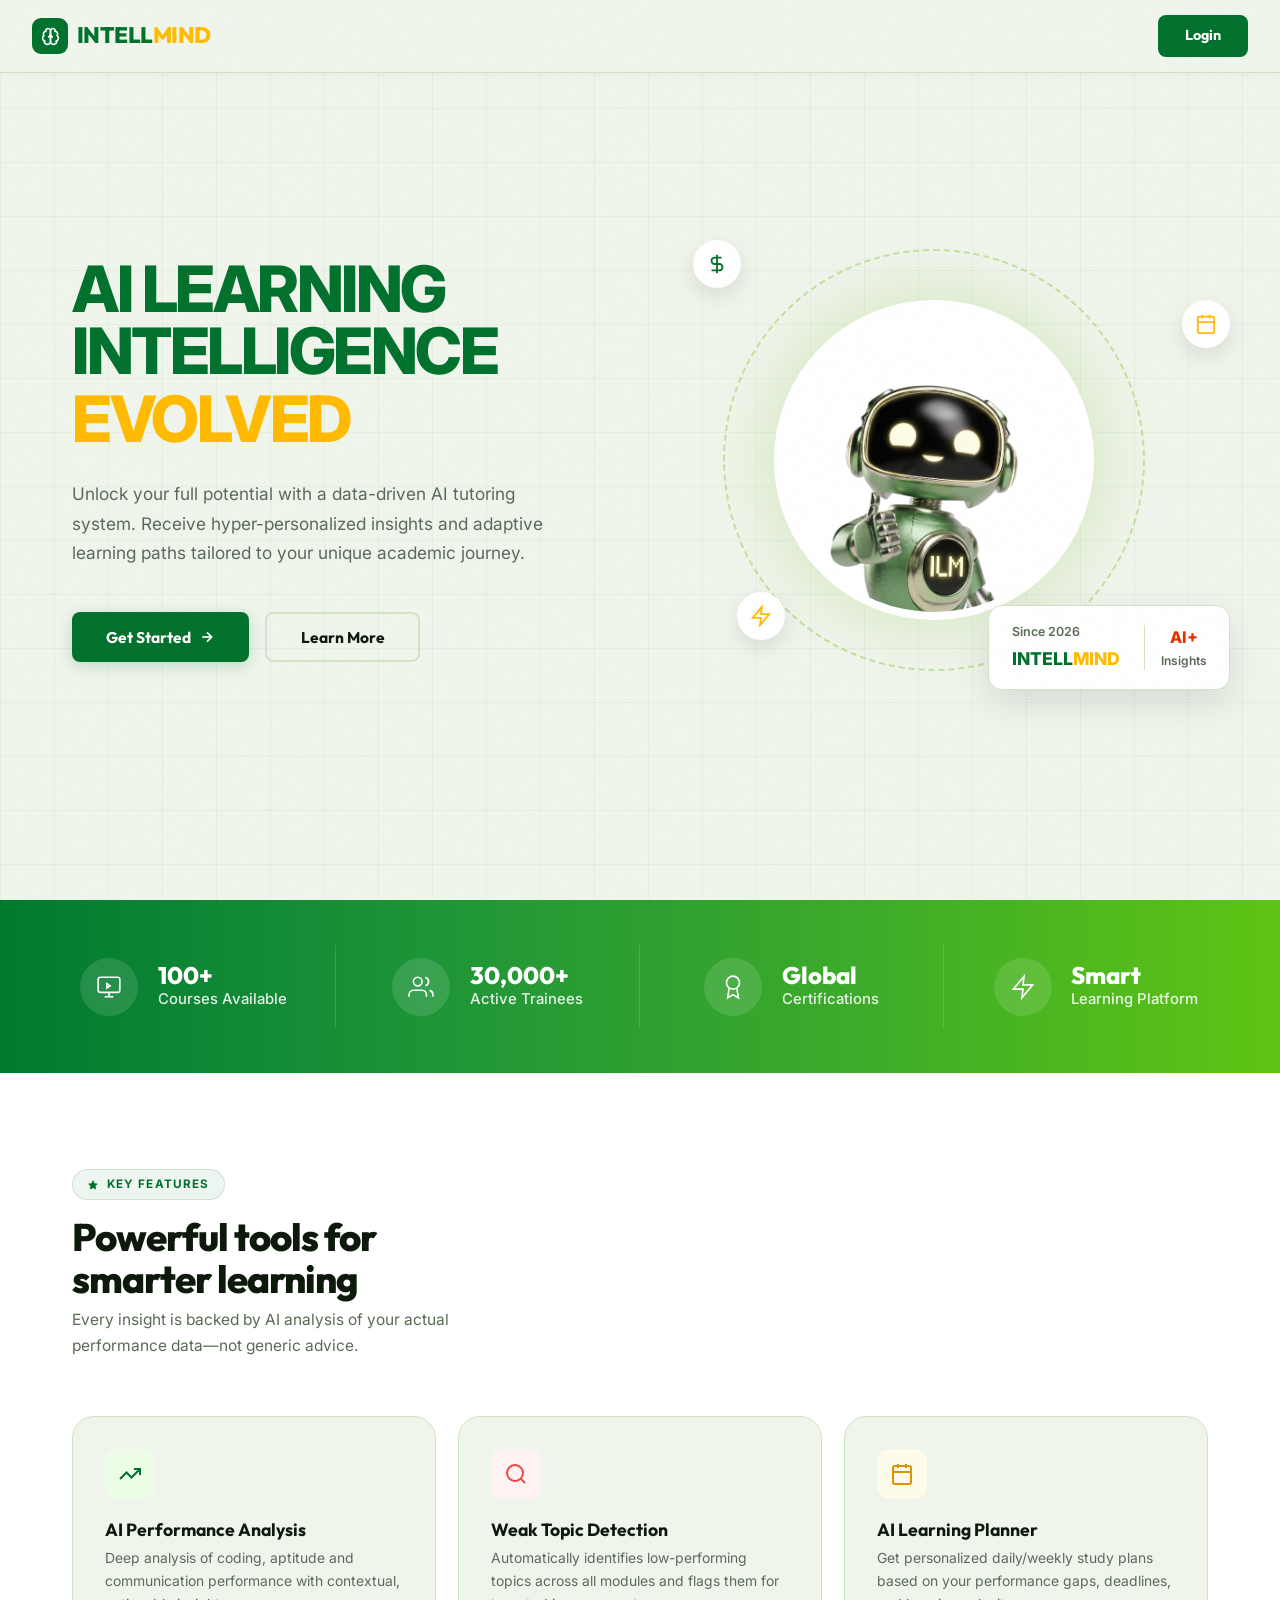
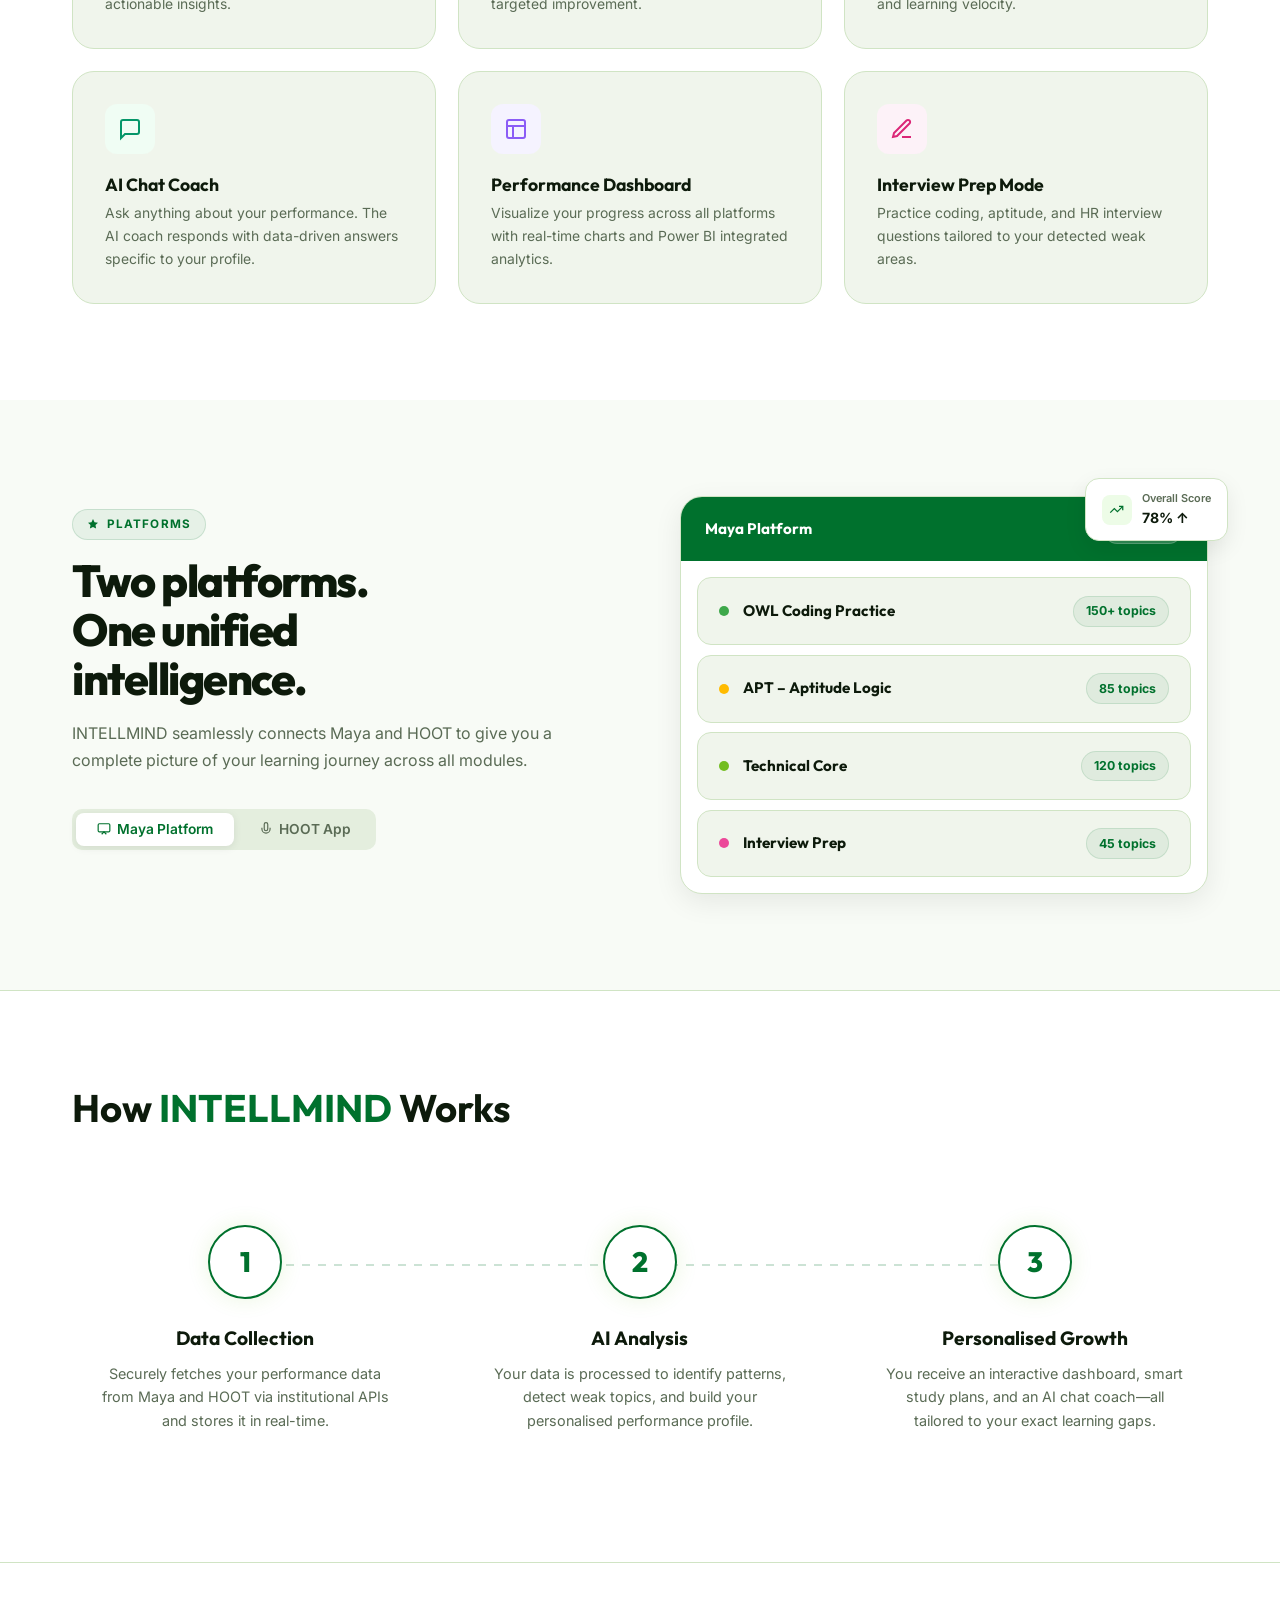
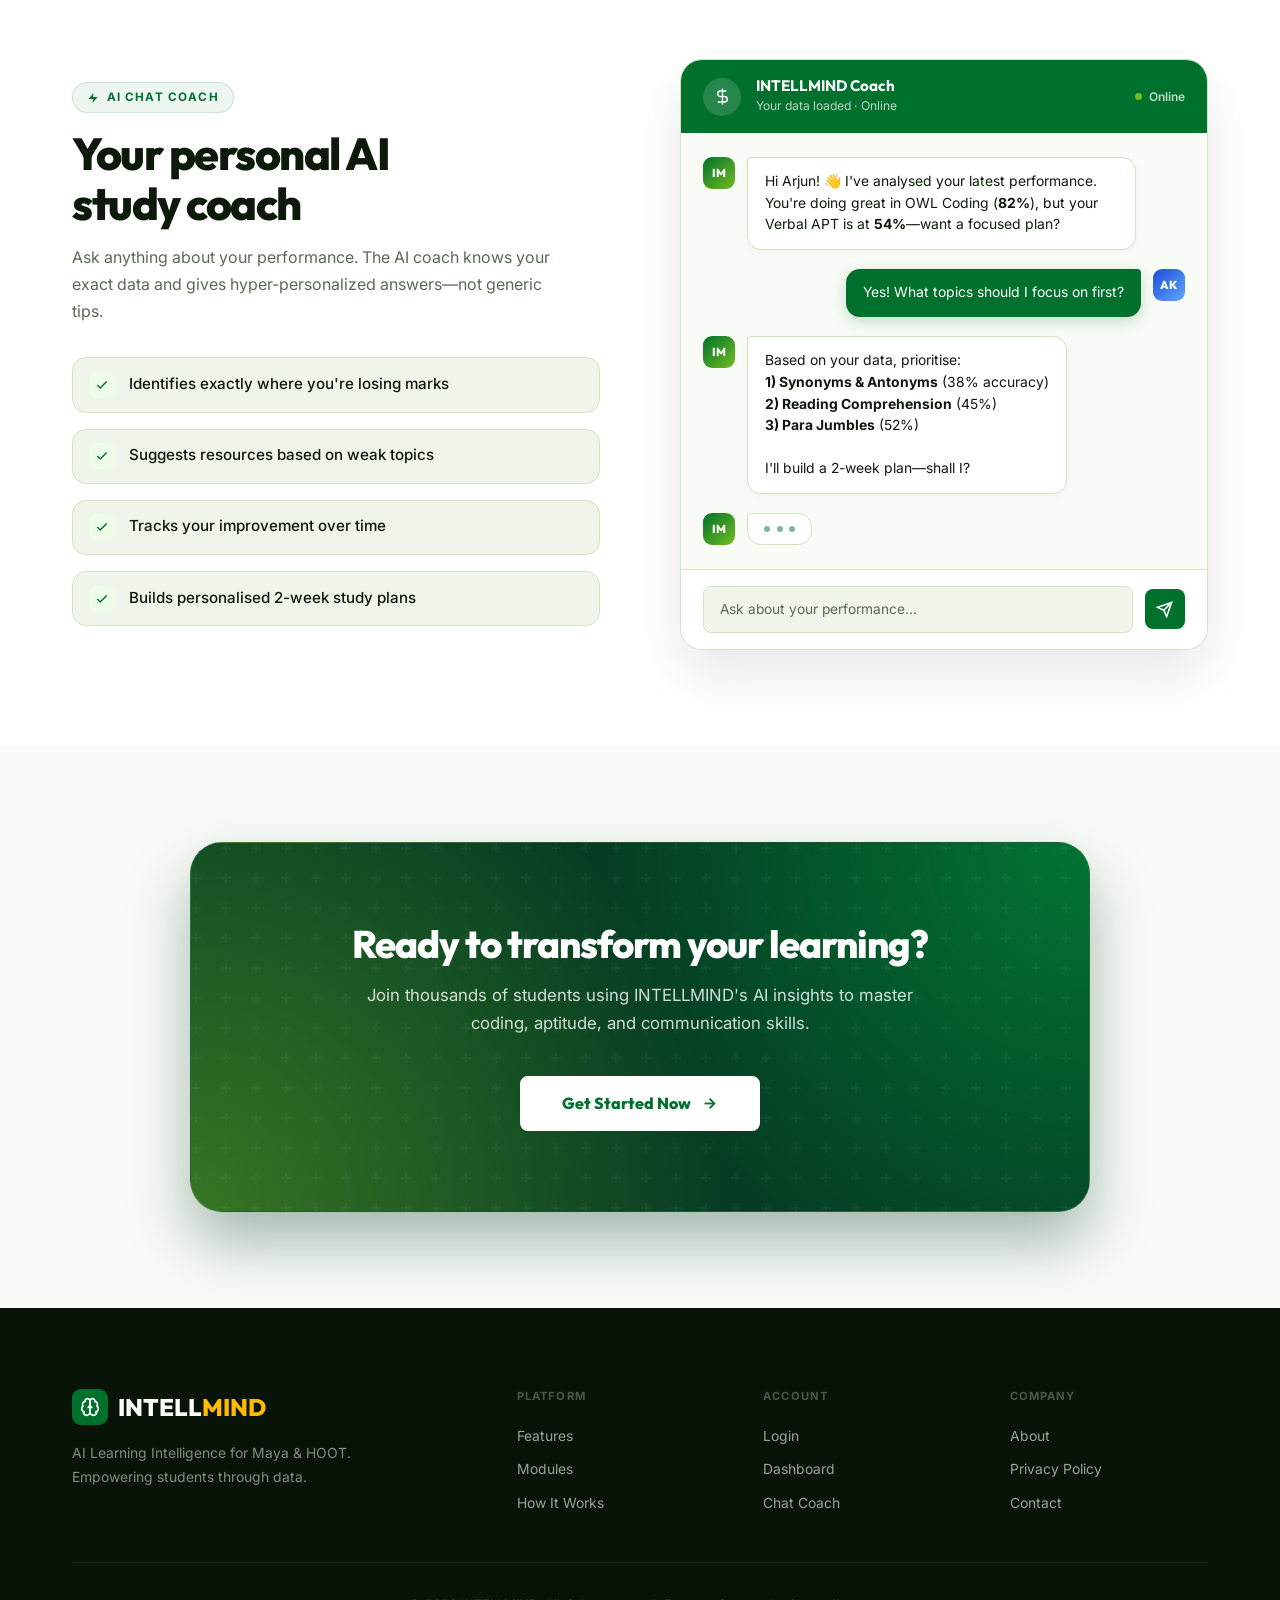
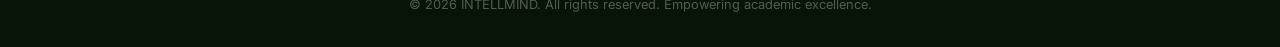
<file: frontend/index.html>
<!DOCTYPE html>
<html lang="en">

<head>
    <meta charset="UTF-8">
    <meta name="viewport" content="width=device-width, initial-scale=1.0">
    <title>INTELLMIND – AI Learning Intelligence</title>
    <meta name="description"
        content="INTELLMIND provides AI-powered performance analysis, weak topic detection, and personalized study plans for students seeking academic excellence.">
    <link rel="preconnect" href="https://fonts.googleapis.com">
    <link rel="preconnect" href="https://fonts.gstatic.com" crossorigin>
    <link
        href="https://fonts.googleapis.com/css2?family=Inter:wght@300;400;500;600;700&family=Outfit:wght@400;500;600;700;800&display=swap"
        rel="stylesheet">
    <link rel="stylesheet" href="css/main.css">
    <link rel="stylesheet" href="css/navbar.css">
    <link rel="stylesheet" href="css/hero.css">
    <link rel="stylesheet" href="css/platforms.css">
    <link rel="stylesheet" href="css/coach.css">
    <link rel="icon"
        href="data:image/svg+xml,<svg xmlns='http://www.w3.org/2000/svg' viewBox='0 0 100 100'><text y='.9em' font-size='90'>🧠</text></svg>">
    <link rel="stylesheet" href="shared/css/responsive.css">
</head>

<body>
    <div class="bg-glow glow-1"></div>
    <div class="bg-glow glow-2"></div>

    <app-navbar></app-navbar>
    <hero-section></hero-section>
    <stats-banner></stats-banner>
    <learning-insights></learning-insights>
    <unified-platforms></unified-platforms>
    <how-it-works-section></how-it-works-section>
    <ai-coach-section></ai-coach-section>
    <cta-section></cta-section>
    <app-footer></app-footer>

    <script src="js/navbar.js" defer></script>
    <script src="js/hero.js" defer></script>
    <script src="js/platforms.js" defer></script>
    <script src="js/coach.js" defer></script>
    <script src="js/main.js" defer></script>
    <script src="shared/js/security.js"></script>
</body>

</html>
</file>
<file: frontend/css/main.css>
/* ============================================================
   main.css — INTELLMIND Design System
   Variables · Reset · Layout · Shared Sections
   ============================================================ */

:root {
    --green:        #00712D;
    --green-mid:    #3da84a;
    --green-light:  #72bd20;
    --yellow:       #ffbb00;
    --yellow-soft:  #fff8e1;
    --bg:           #f0f5ec;
    --bg-card:      #ffffff;
    --bg-section:   #f8fbf6;
    --text:         #0d1a0b;
    --text-muted:   #5a6b55;
    --border:       #d0e4c4;
    --radius-sm:    8px;
    --radius:       14px;
    --radius-lg:    22px;
    --radius-xl:    32px;
    --shadow-md:    0 8px 28px rgba(0,0,0,0.08);
    --shadow-green: 0 8px 28px rgba(0,113,45,0.18);
    --font-display: 'Outfit', sans-serif;
    --font-body:    'Inter', sans-serif;
    --ease:         0.4s cubic-bezier(0.16, 1, 0.3, 1);
    --ease-bounce:  0.5s cubic-bezier(0.34, 1.56, 0.64, 1);
    /* Legacy aliases */
    --primary:      #00712D;
    --secondary:    #72bd20;
    --accent:       #ffbb00;
    --text-main:    #0d1a0b;
    --border-color: #d0e4c4;
}

/* ── NOISE TEXTURE ── */
body::after {
    content: '';
    position: fixed;
    inset: 0;
    background-image: url("data:image/svg+xml,%3Csvg viewBox='0 0 512 512' xmlns='http://www.w3.org/2000/svg'%3E%3Cfilter id='n'%3E%3CfeTurbulence type='fractalNoise' baseFrequency='0.75' numOctaves='4' stitchTiles='stitch'/%3E%3C/filter%3E%3Crect width='100%25' height='100%25' filter='url(%23n)' opacity='0.03'/%3E%3C/svg%3E");
    pointer-events: none;
    z-index: 9998;
    opacity: 0.45;
}

/* ── RESET ── */
*, *::before, *::after { margin: 0; padding: 0; box-sizing: border-box; }
html { scroll-behavior: smooth; }
body { font-family: var(--font-body); background: var(--bg); color: var(--text); overflow-x: hidden; line-height: 1.6; }
h1, h2, h3, h4 { font-family: var(--font-display); line-height: 1.1; }
a { text-decoration: none; color: inherit; }
ul { list-style: none; }
button { cursor: pointer; font-family: var(--font-body); }
img { max-width: 100%; display: block; }

/* ── LAYOUT ── */
.container { max-width: 1200px; margin: 0 auto; padding: 0 2rem; }

/* ── AMBIENT GLOWS ── */
.bg-glow {
    position: fixed; border-radius: 50%; filter: blur(110px);
    pointer-events: none; z-index: 0; opacity: 0.12;
}
@keyframes pulseGlow {
    0%, 100% { transform: scale(1) translate(0, 0); opacity: 0.12; }
    50% { transform: scale(1.15) translate(20px, -20px); opacity: 0.18; }
}
.glow-1 { top: -10%; left: -10%; width: 580px; height: 580px; background: var(--green-light); animation: pulseGlow 12s ease-in-out infinite alternate; }
.glow-2 { top: 45%; right: -10%; width: 440px; height: 440px; background: var(--yellow); animation: pulseGlow 15s ease-in-out infinite alternate-reverse; }

/* ── UTILITIES ── */
.gradient-text {
    background: linear-gradient(135deg, var(--green), var(--green-light));
    -webkit-background-clip: text;
    -webkit-text-fill-color: transparent;
    background-clip: text;
}

.animate-on-scroll {
    opacity: 0; transform: translateY(32px);
    transition: opacity 0.8s cubic-bezier(0.16, 1, 0.3, 1), transform 0.8s cubic-bezier(0.16, 1, 0.3, 1);
}
.animate-on-scroll.show { opacity: 1; transform: translateY(0); }

.section-tag {
    display: inline-flex; align-items: center; gap: 0.45rem;
    font-size: 0.73rem; font-weight: 700; letter-spacing: 0.1em;
    text-transform: uppercase; color: var(--green);
    background: rgba(0,113,45,0.07); border: 1px solid rgba(0,113,45,0.14);
    padding: 0.32rem 0.9rem; border-radius: 999px; margin-bottom: 1rem;
}
.section-tag svg { width: 12px; height: 12px; fill: currentColor; }

/* ── SHARED BUTTONS ── */
.btn {
    padding: 0.82rem 2.1rem; border-radius: var(--radius-sm);
    font-family: var(--font-display); font-size: 0.97rem; font-weight: 700;
    cursor: pointer; transition: all var(--ease);
    display: inline-flex; align-items: center; gap: 0.55rem; border: none;
}
.btn svg { width: 16px; height: 16px; stroke: currentColor; stroke-width: 2.5; fill: none; transition: transform var(--ease-bounce); }
.btn:hover svg { transform: translateX(4px); }
.btn-primary { background: var(--green); color: #fff; box-shadow: 0 4px 16px rgba(0,113,45,0.2); }
.btn-primary:hover { background: var(--green-mid); transform: translateY(-2px); box-shadow: 0 8px 22px rgba(0,113,45,0.28); }
.btn-outline { background: transparent; color: var(--text); border: 2px solid var(--border); }
.btn-outline:hover { border-color: var(--green); color: var(--green); transform: translateY(-2px); }

/* ============================================================
   STATS BANNER
   ============================================================ */
.stats-banner {
    background: linear-gradient(90deg, #007a2f 0%, #1e9438 33%, #3caa2a 66%, #5ec414 100%);
    padding: 2.8rem 0; color: #fff; position: relative; z-index: 2;
}
.stats-grid {
    display: grid; grid-template-columns: repeat(4, 1fr);
    max-width: 1300px; margin: 0 auto; padding: 0 2rem;
}
.stat-item {
    display: flex; align-items: center; justify-content: center; gap: 1.2rem;
    border-right: 1px solid rgba(255,255,255,0.15); padding: 0.8rem 1.2rem;
    transition: background var(--ease);
}
.stat-item:last-child { border-right: none; }
.stat-item:hover { background: rgba(255,255,255,0.07); }
.stat-icon { width: 58px; height: 58px; background: rgba(255,255,255,0.12); border-radius: 50%; display: flex; align-items: center; justify-content: center; flex-shrink: 0; }
.stat-icon svg { width: 26px; height: 26px; stroke: #fff; stroke-width: 1.5; fill: none; }
.stat-info { display: flex; flex-direction: column; }
.stat-info h4 { font-family: var(--font-display); font-size: 1.5rem; font-weight: 800; }
.stat-info p  { font-size: 0.93rem; font-weight: 500; opacity: 0.88; }

/* ============================================================
   FEATURES / TOOLS
   ============================================================ */
.tools-section { padding: 6rem 0; background: var(--bg-card); position: relative; z-index: 1; }

.tools-header {
    display: flex; justify-content: space-between; align-items: flex-end;
    flex-wrap: wrap; gap: 1.5rem; margin-bottom: 3.5rem;
}
.tools-header-left h2 { font-size: clamp(1.9rem, 3vw, 2.7rem); font-weight: 800; letter-spacing: -1px; color: var(--text); }
.tools-header-left p  { font-size: 0.97rem; color: var(--text-muted); max-width: 460px; line-height: 1.7; margin-top: 0.4rem; }

.tools-grid { display: grid; grid-template-columns: repeat(3, 1fr); gap: 1.4rem; }

.tool-card {
    background: var(--bg); border: 1px solid var(--border);
    border-radius: var(--radius-lg); padding: 2rem;
    transition: all 0.3s ease; display: flex; flex-direction: column;
    position: relative; overflow: hidden;
}
.tool-card::before {
    content: ''; position: absolute; inset: 0;
    background: linear-gradient(135deg, var(--green), var(--green-light));
    opacity: 0; transition: opacity 0.3s;
}
.tool-card:hover { transform: translateY(-8px) scale(1.02); box-shadow: 0 24px 48px rgba(0,113,45,0.18); border-color: transparent; }
.tool-card:hover::before { opacity: 1; }
.tool-card > * { position: relative; z-index: 1; }

.tool-icon-box { width: 50px; height: 50px; border-radius: 12px; display: flex; align-items: center; justify-content: center; margin-bottom: 1.3rem; transition: background var(--ease); }
.tool-icon-box svg { width: 24px; height: 24px; stroke-width: 2; fill: none; transition: stroke var(--ease); }

.tool-card:nth-child(1) .tool-icon-box { background: #edfce7; }
.tool-card:nth-child(1) .tool-icon-box svg { stroke: var(--green); }
.tool-card:nth-child(2) .tool-icon-box { background: #fef2f2; }
.tool-card:nth-child(2) .tool-icon-box svg { stroke: #ef4444; }
.tool-card:nth-child(3) .tool-icon-box { background: #fffbeb; }
.tool-card:nth-child(3) .tool-icon-box svg { stroke: #e09000; }
.tool-card:nth-child(4) .tool-icon-box { background: #f0fdf4; }
.tool-card:nth-child(4) .tool-icon-box svg { stroke: #059669; }
.tool-card:nth-child(5) .tool-icon-box { background: #f5f3ff; }
.tool-card:nth-child(5) .tool-icon-box svg { stroke: #8b5cf6; }
.tool-card:nth-child(6) .tool-icon-box { background: #fdf2f8; }
.tool-card:nth-child(6) .tool-icon-box svg { stroke: #db2777; }

.tool-card:hover .tool-icon-box { background: rgba(255,255,255,0.18); }
.tool-card:hover .tool-icon-box svg { stroke: #fff !important; }

.tool-card h3 { font-size: 1.1rem; font-weight: 700; color: var(--text); margin-bottom: 0.5rem; transition: color var(--ease); }
.tool-card p  { font-size: 0.87rem; color: var(--text-muted); line-height: 1.65; transition: color var(--ease); }
.tool-card:hover h3 { color: #fff; }
.tool-card:hover p  { color: rgba(255,255,255,0.82); }

/* ============================================================
   HOW IT WORKS
   ============================================================ */
.how-it-works {
    padding: 6rem 0; background: var(--bg-card);
    border-top: 1px solid var(--border); border-bottom: 1px solid var(--border);
    position: relative; z-index: 1;
}
.section-header { text-align: left; margin-bottom: 3.5rem; }
.section-header h2 { font-size: clamp(1.8rem, 3vw, 2.6rem); color: var(--text); }
.section-header h2 span { color: var(--green); }

.steps-container { display: grid; grid-template-columns: repeat(3, 1fr); gap: 3rem; position: relative; }
.steps-container::before {
    content: ''; position: absolute; top: 78px; left: 16%; width: 68%; height: 2px;
    background-image: repeating-linear-gradient(90deg, var(--green) 0, var(--green) 8px, transparent 8px, transparent 16px);
    opacity: 0.2; z-index: 0; animation: dashSlide 3s linear infinite;
}
@keyframes dashSlide { to { background-position: 32px 0; } }

.step {
    text-align: center; position: relative; padding: 2.4rem 1.4rem 2rem;
    border-radius: var(--radius-lg); background: transparent; border: 1px solid transparent;
    transition: all 0.4s cubic-bezier(0.175, 0.885, 0.32, 1.275); z-index: 1;
}
.step:hover { background: var(--bg-card); border-color: var(--border); box-shadow: 0 20px 40px rgba(0,113,45,0.08); transform: translateY(-10px); }

.step-number {
    width: 74px; height: 74px; background: var(--bg-card);
    border: 2.5px solid var(--green); color: var(--green); border-radius: 50%;
    display: flex; align-items: center; justify-content: center;
    font-family: var(--font-display); font-size: 1.75rem; font-weight: 800;
    margin: 0 auto 1.8rem; box-shadow: 0 0 22px rgba(114,189,32,0.14);
    transition: all 0.45s cubic-bezier(0.175, 0.885, 0.32, 1.275);
    position: relative; z-index: 2;
}
.step-number::after {
    content: ''; position: absolute; top: -5px; right: -5px;
    width: 15px; height: 15px; background: var(--yellow); border-radius: 50%;
    border: 3px solid var(--bg-card); opacity: 0; transform: scale(0);
    transition: all 0.35s ease 0.1s;
}
.step:hover .step-number { background: var(--green); color: #fff; transform: scale(1.14); box-shadow: 0 10px 26px rgba(0,113,45,0.28); }
.step:hover .step-number::after { opacity: 1; transform: scale(1); }
.step h3 { font-size: 1.2rem; font-weight: 700; color: var(--text); margin-bottom: 0.8rem; transition: color var(--ease); }
.step:hover h3 { color: var(--green); }
.step p  { font-size: 0.9rem; color: var(--text-muted); line-height: 1.65; }

/* ============================================================
   CTA
   ============================================================ */
.cta { padding: 6rem 0; background: var(--bg-section); position: relative; z-index: 1; }
.cta-content {
    background: #053d24;
    background-image: radial-gradient(circle at 100% 0%, rgba(0,135,56,0.75) 0%, transparent 50%),
                      radial-gradient(circle at 0% 100%, rgba(114,189,32,0.45) 0%, transparent 55%);
    border-radius: var(--radius-xl); padding: 5rem 3rem; max-width: 900px; margin: 0 auto;
    color: #fff; box-shadow: 0 30px 60px rgba(5,61,36,0.35); position: relative;
    overflow: hidden; border: 1px solid rgba(255,255,255,0.08); text-align: center;
}
.cta-content::before {
    content: ''; position: absolute; top: 0; left: 0; right: 0; bottom: 0;
    background-image: url("data:image/svg+xml,%3Csvg width='60' height='60' viewBox='0 0 60 60' xmlns='http://www.w3.org/2000/svg'%3E%3Cg fill='none' fill-rule='evenodd'%3E%3Cg fill='%23ffffff' fill-opacity='0.04'%3E%3Cpath d='M36 34v-4h-2v4h-4v2h4v4h2v-4h4v-2h-4zm0-30V0h-2v4h-4v2h4v4h2V6h4V4h-4zM6 34v-4H4v4H0v2h4v4h2v-4h4v-2H6zM6 4V0H4v4H0v2h4v4h2V6h4V4H6z'/%3E%3C/g%3E%3C/g%3E%3C/svg%3E");
    pointer-events: none;
}
.cta-content > * { position: relative; z-index: 1; }
.cta-content h2 { font-size: clamp(1.9rem, 3vw, 2.9rem); font-weight: 800; letter-spacing: -1px; margin-bottom: 1rem; }
.cta-content p  { font-size: 1.05rem; color: rgba(255,255,255,0.82); max-width: 560px; margin: 0 auto 2.4rem; line-height: 1.7; }
.btn-cta {
    display: inline-flex; align-items: center; gap: 0.6rem;
    background: #fff; color: var(--green); padding: 0.95rem 2.5rem;
    border-radius: var(--radius-sm); font-family: var(--font-display);
    font-weight: 800; font-size: 1rem; border: 2px solid #fff;
    cursor: pointer; transition: all var(--ease);
}
.btn-cta svg { width: 17px; height: 17px; stroke: currentColor; stroke-width: 2.5; fill: none; transition: transform var(--ease); }
.btn-cta:hover { background: transparent; color: #fff; transform: translateY(-2px); box-shadow: 0 10px 28px rgba(255,255,255,0.15); }
.btn-cta:hover svg { transform: translateX(4px); }

/* ============================================================
   FOOTER
   ============================================================ */
footer { padding: 5rem 0 2rem; background: #091408; color: rgba(255,255,255,0.75); }
.footer-content { display: grid; grid-template-columns: 2fr 1fr 1fr 1fr; gap: 3rem; margin-bottom: 3rem; }

.footer-brand-wrap { max-width: 300px; }
.footer-logo {
    display: flex; align-items: center; gap: 0.6rem;
    font-family: var(--font-display); font-weight: 800; font-size: 1.5rem; color: #fff; margin-bottom: 1rem;
}
.footer-logo-box { width: 36px; height: 36px; background: var(--green); border-radius: 9px; display: flex; align-items: center; justify-content: center; }
.footer-logo-box svg { width: 20px; height: 20px; stroke: #fff; stroke-width: 2; fill: none; }
.footer-logo .y { color: var(--yellow); }
.footer-brand-wrap p { font-size: 0.87rem; line-height: 1.7; color: rgba(255,255,255,0.5); }

.footer-col-title { font-size: 0.7rem; font-weight: 700; letter-spacing: 0.1em; text-transform: uppercase; color: rgba(255,255,255,0.28); margin-bottom: 1.2rem; }
.footer-links { display: flex; flex-direction: column; gap: 0.7rem; }
.footer-links a { font-size: 0.87rem; color: rgba(255,255,255,0.6); transition: color var(--ease); }
.footer-links a:hover { color: var(--yellow); }

.footer-bottom { text-align: center; font-size: 0.8rem; color: rgba(255,255,255,0.3); padding-top: 2rem; border-top: 1px solid rgba(255,255,255,0.07); }

/* ============================================================
   RESPONSIVE
   ============================================================ */
@media (max-width: 1024px) {
    .stats-grid { grid-template-columns: repeat(2, 1fr); }
    .stat-item { border-right: none; border-bottom: 1px solid rgba(255,255,255,0.12); }
    .stat-item:nth-child(odd) { border-right: 1px solid rgba(255,255,255,0.12); }
    .stat-item:nth-child(3), .stat-item:nth-child(4) { border-bottom: none; }
    .tools-grid { grid-template-columns: repeat(2, 1fr); }
    .footer-content { grid-template-columns: 1fr 1fr; gap: 2rem; }
}
@media (max-width: 768px) {
    .stats-grid { grid-template-columns: 1fr; }
    .stat-item, .stat-item:nth-child(odd) { border-right: none !important; border-bottom: 1px solid rgba(255,255,255,0.1) !important; justify-content: flex-start; padding-left: 1.5rem; }
    .stat-item:last-child { border-bottom: none !important; }
    .tools-grid { grid-template-columns: 1fr; }
    .steps-container { grid-template-columns: 1fr; gap: 2.5rem; }
    .steps-container::before { display: none; }
    .cta-content { padding: 3rem 1.5rem; }
    .footer-content { grid-template-columns: 1fr; }
}
</file>
<file: frontend/css/navbar.css>
/* ============================================================
   navbar.css
   ============================================================ */

header.navbar {
    position: fixed;
    top: 0; width: 100%;
    background: rgba(240,245,236,0.88);
    backdrop-filter: blur(20px);
    -webkit-backdrop-filter: blur(20px);
    border-bottom: 1px solid var(--border);
    z-index: 1000;
    transition: all 0.3s ease;
    box-shadow: 0 2px 10px rgba(0,0,0,0.04);
}

.nav-container {
    display: flex;
    justify-content: space-between;
    align-items: center;
    height: 72px;
    max-width: 1300px;
    margin: 0 auto;
    padding: 0 2rem;
}

/* Logo */
.logo {
    font-family: var(--font-display);
    font-size: 1.4rem;
    font-weight: 800;
    letter-spacing: -0.5px;
    display: flex;
    align-items: center;
    gap: 0.55rem;
    text-decoration: none;
}

.logo-icon-wrap {
    width: 36px; height: 36px;
    background: var(--green);
    border-radius: 9px;
    display: flex; align-items: center; justify-content: center;
}
.logo-icon-wrap svg { width: 19px; height: 19px; stroke: #fff; stroke-width: 2; fill: none; }

.logo .g { color: var(--green); }
.logo .y { color: var(--yellow); }

/* Nav links */
.nav-links {
    display: flex;
    align-items: center;
    gap: 2rem;
}

.nav-links a {
    font-size: 0.92rem;
    font-weight: 500;
    color: var(--text-muted);
    transition: color var(--ease);
    text-decoration: none;
}
.nav-links a:hover { color: var(--green); }

/* Login button */
.btn-login {
    background: var(--green) !important;
    border: none;
    padding: 0.58rem 1.7rem;
    border-radius: var(--radius-sm);
    color: #ffffff !important;
    font-family: var(--font-display) !important;
    font-weight: 700 !important;
    font-size: 0.9rem !important;
    text-decoration: none;
    transition: all var(--ease) !important;
    display: inline-flex;
    align-items: center;
    gap: 0.4rem;
}
.btn-login:hover {
    background: var(--green-mid) !important;
    transform: translateY(-1px);
    box-shadow: 0 5px 16px rgba(0,113,45,0.25) !important;
    color: #fff !important;
}

@media (max-width: 768px) {
    .nav-links a:not(.btn-login) { display: none; }
}
</file>
<file: frontend/css/hero.css>
/* ============================================================
   hero.css
   ============================================================ */

.hero {
    padding: 100px 0 5rem;
    min-height: 100vh;
    display: flex;
    align-items: center;
    position: relative;
    background: var(--bg);
    overflow: hidden;
}

/* Dot grid background */
.hero::before {
    content: '';
    position: absolute;
    inset: 0;
    background-image:
        linear-gradient(rgba(0,113,45,0.05) 1px, transparent 1px),
        linear-gradient(90deg, rgba(0,113,45,0.05) 1px, transparent 1px);
    background-size: 54px 54px;
    z-index: 0;
}

.hero-grid {
    display: grid;
    grid-template-columns: 1fr 1fr;
    gap: 2.5rem;
    align-items: center;
    position: relative;
    z-index: 1;
}

/* ── LEFT ── */
.hero-left {}

/* Badge */
.hero-badge {
    display: inline-flex;
    align-items: center;
    gap: 0.5rem;
    background: var(--yellow-soft);
    border: 1px solid rgba(255,187,0,0.4);
    padding: 0.38rem 1rem;
    border-radius: 999px;
    font-size: 0.82rem;
    font-weight: 600;
    color: #7a5200;
    margin-bottom: 1.6rem;
}
.hero-badge .badge-dot {
    width: 7px; height: 7px;
    background: var(--yellow);
    border-radius: 50%;
    animation: badgePulse 2s infinite;
}
@keyframes badgePulse {
    0%,100% { opacity: 1; transform: scale(1); }
    50%      { opacity: 0.5; transform: scale(0.75); }
}

/* Title block */
.hero-title-block {
    font-size: clamp(3rem, 5vw, 5.2rem);
    font-weight: 800;
    line-height: 0.97;
    text-transform: uppercase;
    letter-spacing: -2.5px;
    margin-bottom: 1.8rem;
}
.hero-title-block .line-1,
.hero-title-block .line-2 { color: var(--green); display: block; }
.hero-title-block .line-3 { color: var(--yellow); display: block; }
.hero-title-block .line-4  { color: var(--yellow); display: block; }

.hero-title-block .line-2-wrapper {
    position: relative;
    display: inline-block;
    margin-bottom: 0.4rem;
}

.hero-subtext {
    font-size: 1.08rem;
    color: var(--text-muted);
    max-width: 92%;
    margin-bottom: 2.8rem;
    line-height: 1.7;
}

.hero-buttons {
    display: flex;
    gap: 1rem;
    flex-wrap: wrap;
}

/* ── RIGHT VISUAL ── */
.hero-effects-container {
    position: relative;
    height: 500px;
    display: flex;
    justify-content: center;
    align-items: center;
}

.abstract-orb-wrapper {
    position: relative;
    width: 320px; height: 320px;
}

.abstract-orb {
    width: 100%; height: 100%;
    border-radius: 50%;
    background: #fff;
    box-shadow: 0 0 70px rgba(114,189,32,0.25);
    animation: orbFloat 6s ease-in-out infinite;
    position: relative;
    z-index: 1;
    border: 8px solid #fff;
    overflow: hidden;
}
.abstract-orb img {
    width: 100%; height: 100%;
    object-fit: cover;
    animation: orbZoom 15s ease-in-out infinite alternate;
}
@keyframes orbFloat { 0%,100% { transform: translateY(0); } 50% { transform: translateY(-14px); } }
@keyframes orbZoom  { 0% { transform: scale(1); } 100% { transform: scale(1.14); } }

.dial-circle {
    position: absolute;
    top: -16%; left: -16%; right: -16%; bottom: -16%;
    border: 2px dashed rgba(114,189,32,0.35);
    border-radius: 50%;
    animation: dialSpin 28s linear infinite;
    z-index: 0;
}
@keyframes dialSpin { to { transform: rotate(360deg); } }

/* Floating tech nodes */
.tech-node {
    position: absolute;
    width: 48px; height: 48px;
    background: #fff;
    border-radius: 50%;
    display: flex; justify-content: center; align-items: center;
    box-shadow: 0 8px 22px rgba(0,0,0,0.1);
    z-index: 2;
    color: var(--green);
}
.tech-node svg { width: 22px; height: 22px; stroke: currentColor; stroke-width: 2; fill: none; }
.node-1 { top: 6%; left: 6%; animation: orbFloat 4s ease-in-out infinite; }
.node-2 { top: 18%; right: -4%; color: var(--yellow); animation: orbFloat 5s ease-in-out infinite reverse; }
.node-3 { bottom: 14%; left: 14%; animation: orbFloat 6s ease-in-out infinite 1s; }

/* Floating card */
.floating-card-1 {
    position: absolute;
    bottom: 4%; right: -4%;
    background: #fff;
    padding: 1rem 1.4rem;
    border-radius: 14px;
    box-shadow: 0 14px 36px rgba(0,0,0,0.1);
    border: 1px solid var(--border);
    display: flex;
    align-items: center;
    gap: 1.2rem;
    z-index: 3;
    animation: orbFloat 5s ease-in-out infinite 0.5s;
}
.fc-left { text-align: left; }
.fc-since { font-size: 0.78rem; color: var(--text-muted); font-weight: 600; margin-bottom: 0.2rem; }
.fc-name .g { font-weight: 800; font-size: 1.1rem; color: var(--green); }
.fc-name .y { font-weight: 800; font-size: 1.1rem; color: var(--yellow); }
.fc-divider { border-left: 1.5px solid var(--border); padding-left: 1rem; margin-left: 0.3rem; text-align: center; }
.fc-ai  { color: #e03300; font-weight: 800; font-size: 1rem; }
.fc-lbl { font-size: 0.75rem; font-weight: 600; color: var(--text-muted); }

/* ── RESPONSIVE ── */
@media (max-width: 992px) {
    .hero { min-height: auto; padding: 100px 0 4rem; }
    .hero-grid { grid-template-columns: 1fr; text-align: center; }
    .hero-badge { margin-left: auto; margin-right: auto; }
    .hero-title-block .line-2-wrapper { display: inline-block; }
    .hero-subtext { margin-left: auto; margin-right: auto; }
    .hero-buttons { justify-content: center; }
    .hero-effects-container { height: 380px; margin-top: 2.5rem; }
    .abstract-orb-wrapper { width: 240px; height: 240px; }
}
@media (max-width: 640px) {
    .hero-title-block { font-size: 2.8rem; letter-spacing: -1.5px; }
    .hero-buttons { flex-direction: column; align-items: center; }
    .floating-card-1 { right: 0; }
}
</file>
<file: frontend/css/platforms.css>
/* ============================================================
   platforms.css
   ============================================================ */

.unified-platforms {
    padding: 6rem 0;
    background: var(--bg-section);
    position: relative;
    z-index: 1;
}

.platforms-grid {
    display: grid;
    grid-template-columns: 1fr 1fr;
    gap: 5rem;
    align-items: center;
}

/* ── LEFT ── */
.platforms-content h2 {
    font-size: clamp(2rem, 3.5vw, 3.2rem);
    font-weight: 800;
    letter-spacing: -1.5px;
    color: var(--text);
    margin-bottom: 1rem;
}
.platforms-content p {
    font-size: 1rem;
    color: var(--text-muted);
    line-height: 1.7;
    margin-bottom: 2.2rem;
    max-width: 94%;
}

/* Tab strip */
.platform-tabs {
    display: flex;
    background: #e4eede;
    border-radius: 10px;
    padding: 4px;
    gap: 4px;
    margin-bottom: 2rem;
    width: fit-content;
}

.platform-tab {
    padding: 0.52rem 1.3rem;
    border-radius: 8px;
    border: none;
    background: transparent;
    font-family: var(--font-body);
    font-size: 0.86rem;
    font-weight: 600;
    color: var(--text-muted);
    cursor: pointer;
    transition: all var(--ease);
    display: flex; align-items: center; gap: 0.4rem;
}
.platform-tab svg { width: 14px; height: 14px; stroke: currentColor; stroke-width: 2; fill: none; transition: stroke var(--ease); }
.platform-tab.active {
    background: var(--bg-card);
    color: var(--green);
    box-shadow: 0 2px 8px rgba(0,0,0,0.08);
}

/* ── RIGHT – Modules visual ── */
.platforms-visual {
    position: relative;
}

.modules-card {
    background: var(--bg-card);
    border: 1px solid var(--border);
    border-radius: var(--radius-lg);
    overflow: hidden;
    box-shadow: var(--shadow-md);
}

.modules-card-head {
    background: var(--green);
    padding: 1.1rem 1.5rem;
    display: flex;
    align-items: center;
    justify-content: space-between;
}
.modules-card-head .mch-title {
    font-family: var(--font-display);
    font-weight: 700;
    font-size: 0.95rem;
    color: #fff;
}
.modules-card-head .mch-badge {
    background: rgba(255,255,255,0.18);
    border: 1px solid rgba(255,255,255,0.2);
    border-radius: 999px;
    padding: 0.25rem 0.75rem;
    font-size: 0.74rem;
    font-weight: 700;
    color: #fff;
}

.modules-list {
    padding: 1rem;
    display: flex;
    flex-direction: column;
    gap: 0.6rem;
    transition: opacity 0.28s ease, transform 0.28s ease;
}
.modules-list.fade-out { opacity: 0; transform: translateY(8px); }

.module-item {
    display: flex;
    justify-content: space-between;
    align-items: center;
    padding: 1.1rem 1.3rem;
    background: var(--bg);
    border: 1px solid var(--border);
    border-radius: var(--radius);
    transition: all var(--ease);
    cursor: default;
}
.module-item:hover {
    transform: translateX(5px);
    border-color: var(--green);
    box-shadow: 0 4px 16px rgba(0,113,45,0.1);
    background: #fff;
}

.module-info {
    display: flex;
    align-items: center;
    gap: 0.9rem;
    font-family: var(--font-display);
    font-size: 0.95rem;
    font-weight: 700;
    color: var(--text);
}

.module-dot {
    width: 10px; height: 10px;
    border-radius: 50%;
    flex-shrink: 0;
}
.dot-green  { background: var(--green-mid); }
.dot-yellow { background: var(--yellow); }
.dot-green-light { background: var(--green-light); }
.dot-pink   { background: #ec4899; }

.module-badge {
    background: rgba(0,113,45,0.07);
    color: var(--green);
    border: 1px solid rgba(0,113,45,0.12);
    padding: 0.28rem 0.75rem;
    border-radius: 999px;
    font-size: 0.77rem;
    font-weight: 700;
}

/* Floating stat chip on the visual */
.platform-stat-chip {
    position: absolute;
    top: -18px; right: -20px;
    background: #fff;
    border: 1px solid var(--border);
    border-radius: var(--radius);
    padding: 0.65rem 1rem;
    display: flex;
    align-items: center;
    gap: 0.65rem;
    box-shadow: 0 8px 22px rgba(0,0,0,0.08);
    font-size: 0.8rem;
    font-weight: 600;
    animation: chipFloat 5s ease-in-out infinite;
}
@keyframes chipFloat { 0%,100% { transform: translateY(0); } 50% { transform: translateY(-8px); } }
.psc-icon { width: 30px; height: 30px; border-radius: 8px; display: flex; align-items: center; justify-content: center; }
.psc-icon svg { width: 15px; height: 15px; stroke-width: 2; fill: none; }
.psc-val { font-size: 0.68rem; color: var(--text-muted); }
.psc-val strong { display: block; font-size: 0.88rem; color: var(--text); }

/* ── RESPONSIVE ── */
@media (max-width: 992px) {
    .unified-platforms { padding: 5rem 0; }
    .platforms-grid { grid-template-columns: 1fr; gap: 3rem; }
    .platforms-visual { margin-top: 1rem; }
    .platform-stat-chip { display: none; }
}
</file>
<file: frontend/css/coach.css>
/* ============================================================
   coach.css
   ============================================================ */

.ai-coach-section {
    padding: 6rem 0;
    background: var(--bg-card);
    position: relative;
    z-index: 1;
}

.coach-grid {
    display: grid;
    grid-template-columns: 1fr 1fr;
    gap: 5rem;
    align-items: center;
}

/* ── LEFT TEXT ── */
.coach-content h2 {
    font-size: clamp(2rem, 3.5vw, 3.1rem);
    font-weight: 800;
    letter-spacing: -1.5px;
    color: var(--text);
    margin-bottom: 1rem;
}
.coach-content > p {
    font-size: 1rem;
    color: var(--text-muted);
    line-height: 1.7;
    margin-bottom: 2rem;
    max-width: 94%;
}

.coach-features {
    list-style: none;
    padding: 0;
    display: flex;
    flex-direction: column;
    gap: 1rem;
}
.coach-features li {
    display: flex;
    align-items: flex-start;
    gap: 0.9rem;
    font-size: 0.95rem;
    color: var(--text);
    font-weight: 500;
    padding: 0.85rem 1rem;
    background: var(--bg);
    border: 1px solid var(--border);
    border-radius: var(--radius);
    transition: all var(--ease);
}
.coach-features li:hover {
    border-color: var(--green);
    background: #f3faf0;
    transform: translateX(4px);
}
.coach-features li .cf-icon {
    width: 26px; height: 26px;
    background: #edfce7;
    border-radius: 7px;
    display: flex; align-items: center; justify-content: center;
    flex-shrink: 0;
}
.coach-features li .cf-icon svg {
    width: 14px; height: 14px;
    stroke: var(--green); stroke-width: 2.5; fill: none;
}
.coach-features li:hover .cf-icon { background: var(--green); }
.coach-features li:hover .cf-icon svg { stroke: #fff; }

/* ── RIGHT – CHAT MOCKUP ── */
.chat-mockup {
    background: var(--bg-card);
    border-radius: var(--radius-lg);
    box-shadow: 0 24px 52px rgba(0,0,0,0.09);
    border: 1px solid var(--border);
    overflow: hidden;
    display: flex;
    flex-direction: column;
}

/* Header bar */
.chat-header {
    background: var(--green);
    padding: 1.1rem 1.4rem;
    display: flex;
    align-items: center;
    gap: 0.9rem;
}
.chat-header-icon {
    width: 38px; height: 38px;
    background: rgba(255,255,255,0.15);
    border-radius: 50%;
    display: flex; align-items: center; justify-content: center;
    flex-shrink: 0;
}
.chat-header-icon svg { width: 19px; height: 19px; stroke: #fff; stroke-width: 1.8; fill: none; }
.chat-header-text h4 { font-size: 0.95rem; font-weight: 700; color: #fff; margin-bottom: 0.1rem; }
.chat-header-text p  { font-size: 0.76rem; color: rgba(255,255,255,0.72); }
.chat-header-status {
    margin-left: auto;
    display: flex; align-items: center; gap: 0.4rem;
    font-size: 0.75rem; color: rgba(255,255,255,0.75); font-weight: 600;
}
.status-pulse {
    width: 7px; height: 7px;
    background: var(--green-light);
    border-radius: 50%;
    animation: statusP 2s infinite;
}
@keyframes statusP {
    0%,100% { box-shadow: 0 0 0 0 rgba(114,189,32,0.5); }
    50%      { box-shadow: 0 0 0 4px rgba(114,189,32,0); }
}

/* Messages */
.chat-body {
    padding: 1.5rem 1.4rem;
    display: flex;
    flex-direction: column;
    gap: 1.2rem;
    background: var(--bg-section);
}

.msg-row { display: flex; gap: 0.75rem; max-width: 90%; }
.msg-bot  { align-self: flex-start; }
.msg-user { align-self: flex-end; flex-direction: row-reverse; }

.avatar {
    width: 32px; height: 32px;
    border-radius: 9px;
    display: flex; align-items: center; justify-content: center;
    font-family: var(--font-display);
    font-size: 0.72rem; font-weight: 800; flex-shrink: 0;
}
.avatar-im   { background: linear-gradient(135deg, var(--green), var(--green-light)); color: #fff; }
.avatar-user { background: linear-gradient(135deg, #1d4ed8, #60a5fa); color: #fff; }

.msg-bubble {
    padding: 0.82rem 1.05rem;
    border-radius: 14px;
    font-size: 0.87rem;
    line-height: 1.55;
}
.msg-bot .msg-bubble {
    background: var(--bg-card);
    border: 1px solid var(--border);
    border-top-left-radius: 4px;
    color: var(--text);
    box-shadow: 0 2px 8px rgba(0,0,0,0.04);
}
.msg-user .msg-bubble {
    background: var(--green);
    color: #fff;
    border-top-right-radius: 4px;
    box-shadow: 0 4px 14px rgba(0,113,45,0.22);
}

/* Typing indicator */
.typing-indicator {
    display: flex;
    align-items: center;
    gap: 0.4rem;
    padding: 0.75rem 1rem;
    background: var(--bg-card);
    border: 1px solid var(--border);
    border-radius: 14px;
    border-top-left-radius: 4px;
    width: fit-content;
}
.typing-indicator span {
    width: 6px; height: 6px;
    background: var(--green);
    border-radius: 50%;
    animation: typBounce 1.2s infinite;
    opacity: 0.5;
}
.typing-indicator span:nth-child(2) { animation-delay: 0.2s; }
.typing-indicator span:nth-child(3) { animation-delay: 0.4s; }
@keyframes typBounce { 0%,100%{ transform:translateY(0);opacity:0.4; } 50%{ transform:translateY(-4px);opacity:1; } }

/* Input area */
.chat-input-area {
    padding: 1rem 1.4rem;
    background: var(--bg-card);
    border-top: 1px solid var(--border);
    display: flex;
    gap: 0.7rem;
    align-items: center;
}
.chat-input-box {
    flex: 1;
    background: var(--bg);
    border: 1px solid var(--border);
    padding: 0.7rem 1rem;
    border-radius: var(--radius-sm);
    font-family: var(--font-body);
    font-size: 0.86rem;
    color: var(--text-muted);
}
.chat-send-btn {
    width: 40px; height: 40px;
    background: var(--green);
    border-radius: var(--radius-sm);
    border: none;
    display: flex; align-items: center; justify-content: center;
    cursor: pointer;
    transition: all var(--ease);
    flex-shrink: 0;
}
.chat-send-btn:hover { background: var(--green-mid); transform: translateY(-1px); box-shadow: var(--shadow-green); }
.chat-send-btn svg { width: 17px; height: 17px; stroke: #fff; stroke-width: 2.2; fill: none; }

/* ── RESPONSIVE ── */
@media (max-width: 992px) {
    .ai-coach-section { padding: 5rem 0; }
    .coach-grid { grid-template-columns: 1fr; gap: 3rem; }
}
</file>
<file: frontend/shared/css/responsive.css>
/* ============================================================
   responsive.css — Global Mobile Responsiveness
   ============================================================
   Provides comprehensive breakpoints for all pages.
   Loaded after page-specific CSS to patch mobile gaps.
   
   Breakpoints:
     1024px — Tablet landscape
      768px — Tablet portrait
      480px — Mobile
   ============================================================ */

/* ── GLOBAL: Prevent horizontal overflow ── */
*, *::before, *::after {
  box-sizing: border-box;
}
html {
  overflow-x: hidden;
}
body {
  overflow-x: hidden;
  -webkit-text-size-adjust: 100%;
}
img, video, canvas, svg {
  max-width: 100%;
  height: auto;
}

/* ─────────────────────────────────────────────────────────────
   TABLET LANDSCAPE (≤ 1024px)
   ───────────────────────────────────────────────────────────── */
@media (max-width: 1024px) {
  /* Topbar */
  .topbar { padding: 0 1rem; }

  /* Chat */
  .chat-inner { max-width: 90%; padding: 0 1rem; }
  .welcome-screen { padding: 1.5rem 1rem; }

  /* Doc Analyser */
  .doc-main { padding: 1rem; }
  .split-view { flex-direction: column; }
  .split-left, .split-right { width: 100%; min-width: 0; }
  .split-divider { display: none; }
}

/* ─────────────────────────────────────────────────────────────
   TABLET PORTRAIT (≤ 768px)
   ───────────────────────────────────────────────────────────── */
@media (max-width: 768px) {
  /* Topbar */
  .topbar { padding: 0 0.75rem; gap: 0.5rem; height: 52px; }
  .nav-dropdown-trigger .user-name { display: none; }
  .page-label { display: none; }
  .page-icon { display: none; }
  .topbar-brand { font-size: 0.95rem; gap: 0.4rem; }
  .topbar-brand svg { width: 20px; height: 20px; }

  /* Chat */
  .input-area { padding: 0.2rem 0.75rem 0.75rem; }
  .chat-inner { padding: 0 0.75rem; }
  .quick-bar { padding: 0.4rem 0.75rem 0; }
  .suggestion-grid { grid-template-columns: 1fr; gap: 0.5rem; max-width: 100%; }
  .suggestion-chip { padding: 0.7rem 0.8rem; }
  .welcome-title { font-size: 1.5rem; }
  .welcome-sub { font-size: 0.85rem; margin-bottom: 1.5rem; }
  .welcome-orb { width: 60px; height: 60px; border-radius: 16px; }
  .welcome-orb svg { width: 28px; height: 28px; }

  /* Voice */
  .voice-main { padding: 0.5rem; }
  .viz-wrapper { width: 200px; height: 200px; }
  .voice-controls { gap: 0.75rem; }
  .mic-btn { width: 64px; height: 64px; }

  /* Doc */
  .upload-zone { padding: 2rem 1rem; }
  .drop-zone { min-height: 120px; }
  .view-switcher { gap: 0.3rem; }
  .view-switcher button { padding: 0.4rem 0.8rem; font-size: 0.72rem; }

  /* Roadmap */
  .roadmap-header { flex-direction: column; align-items: stretch; gap: 1rem; }
  .gen-section { flex-direction: column; }
  .dur-selector { flex-wrap: wrap; justify-content: center; }
  .plan-card-header { padding: 0.75rem; }
  .plan-title { font-size: 0.85rem; }
  .today-banner { margin: 0 0.5rem; padding: 1rem; border-radius: 12px; }

  /* Login */
  .login-container { flex-direction: column; }
  .left-panel { display: none; }
  .right-panel { width: 100%; padding: 2rem 1.5rem; }

  /* Landing — Navbar */
  .nav-menu { display: none; }
  .nav-cta { display: none; }

  /* Landing — Hero */
  .hero { padding: 3rem 1rem; }
  .hero-content { flex-direction: column; text-align: center; }
  .hero-text h1 { font-size: 2rem; }
  .hero-text p { font-size: 0.95rem; }
  .hero-visual { width: 100%; max-width: 300px; margin: 0 auto; }
  .hero-btns { justify-content: center; }

  /* Landing — Sections */
  .platform-grid { grid-template-columns: 1fr; gap: 1rem; }
  .coach-section { padding: 2rem 1rem; }
  .coach-grid { grid-template-columns: 1fr; }
  .features-grid { grid-template-columns: 1fr; }
  .section-title { font-size: 1.6rem; }
}

/* ─────────────────────────────────────────────────────────────
   MOBILE (≤ 480px)
   ───────────────────────────────────────────────────────────── */
@media (max-width: 480px) {
  /* Topbar */
  .topbar { height: 48px; padding: 0 0.6rem; }
  .topbar-brand { font-size: 0.85rem; }
  .nav-dropdown-trigger { padding: 0.25rem 0.4rem; }
  .user-av { width: 28px; height: 28px; font-size: 0.65rem; }
  .nav-dropdown-menu { min-width: 180px; }

  /* Chat */
  .input-area { padding: 0.15rem 0.5rem 0.5rem; }
  .input-box { padding: 0.4rem 0.5rem 0.4rem 0.75rem; border-radius: 10px; }
  .input-box textarea { font-size: 0.85rem; }
  .send-btn, .voice-btn { width: 32px; height: 32px; border-radius: 8px; }
  .quick-pill { padding: 0.35rem 0.8rem; font-size: 0.7rem; }
  .welcome-title { font-size: 1.25rem; }
  .welcome-sub { font-size: 0.8rem; }
  .welcome-orb { width: 52px; height: 52px; }

  /* Messages */
  .msg-group { gap: 0.4rem; }
  .msg-av { width: 28px; height: 28px; font-size: 0.6rem; }
  .msg-col { max-width: 88%; }
  .msg-bubble { padding: 0.6rem 0.75rem; font-size: 0.82rem; }
  .msg-sender { font-size: 0.65rem; }
  .msg-time { font-size: 0.58rem; }

  /* Voice */
  .viz-wrapper { width: 150px; height: 150px; }
  .mic-btn { width: 56px; height: 56px; }
  .status-bar { font-size: 0.7rem; }
  .live-strip { font-size: 0.75rem; }

  /* Doc */
  .upload-zone { padding: 1.5rem 0.75rem; }
  .drop-zone-text { font-size: 0.85rem; }
  .chat-input-row textarea { font-size: 0.85rem; }
  .result-body { font-size: 0.85rem; padding: 0.75rem; }

  /* Roadmap */
  .dur-btn { padding: 0.45rem 0.9rem; font-size: 0.75rem; }
  .gen-btn { padding: 0.65rem 1.2rem; font-size: 0.8rem; }
  .task-item { padding: 0.6rem; }
  .task-desc { font-size: 0.8rem; }
  .today-banner { padding: 0.75rem; }
  .today-text { font-size: 0.85rem; }

  /* Login */
  .right-panel { padding: 1.5rem 1rem; }
  .login-card { padding: 1.5rem 1rem; }
  .login-title { font-size: 1.3rem; }
  .form-input { padding: 0.65rem 0.75rem; font-size: 0.85rem; }

  /* Landing — Hero */
  .hero { padding: 2rem 0.75rem; }
  .hero-text h1 { font-size: 1.6rem; }
  .hero-text p { font-size: 0.85rem; }
  .hero-btns { flex-direction: column; gap: 0.5rem; }
  .hero-btns a { width: 100%; text-align: center; }
  .section-title { font-size: 1.3rem; }
  .section-sub { font-size: 0.85rem; }

  /* Toast */
  .toast { font-size: 0.72rem; padding: 0.5rem 1rem; max-width: 90vw; white-space: normal; }
}

/* ─────────────────────────────────────────────────────────────
   SMALL MOBILE (≤ 360px) — extra-small screens
   ───────────────────────────────────────────────────────────── */
@media (max-width: 360px) {
  .topbar-brand span { display: none; }
  .welcome-title { font-size: 1.1rem; }
  .suggestion-chip { padding: 0.55rem 0.65rem; }
  .chip-text strong { font-size: 0.72rem; }
  .chip-text span { font-size: 0.65rem; }
  .hero-text h1 { font-size: 1.4rem; }
}

/* ─────────────────────────────────────────────────────────────
   TOUCH DEVICE OPTIMIZATIONS
   ───────────────────────────────────────────────────────────── */
@media (hover: none) and (pointer: coarse) {
  /* Larger tap targets for touch */
  .suggestion-chip { min-height: 48px; }
  .quick-pill { min-height: 40px; padding: 0.5rem 1rem; }
  .send-btn, .voice-btn { min-width: 44px; min-height: 44px; }
  .dur-btn { min-height: 44px; }
  .task-done-btn { min-height: 40px; padding: 0.5rem 1rem; }
  .view-switcher button { min-height: 40px; }
  .nav-dropdown-trigger { min-height: 40px; }

  /* Remove hover effects on touch (prevents sticky :hover) */
  .suggestion-chip:hover { transform: none; box-shadow: none; }
  .quick-pill:hover { transform: none; }
  .send-btn:hover { transform: none; }
}

/* ─────────────────────────────────────────────────────────────
   LANDSCAPE PHONE (short height)
   ───────────────────────────────────────────────────────────── */
@media (max-height: 500px) and (orientation: landscape) {
  .welcome-screen { min-height: auto; padding: 0.5rem; }
  .welcome-orb { width: 40px; height: 40px; margin-bottom: 0.5rem; }
  .welcome-title { font-size: 1.1rem; margin-bottom: 0.25rem; }
  .welcome-sub { margin-bottom: 0.75rem; }
  .suggestion-grid { grid-template-columns: 1fr 1fr; }
}
</file>
